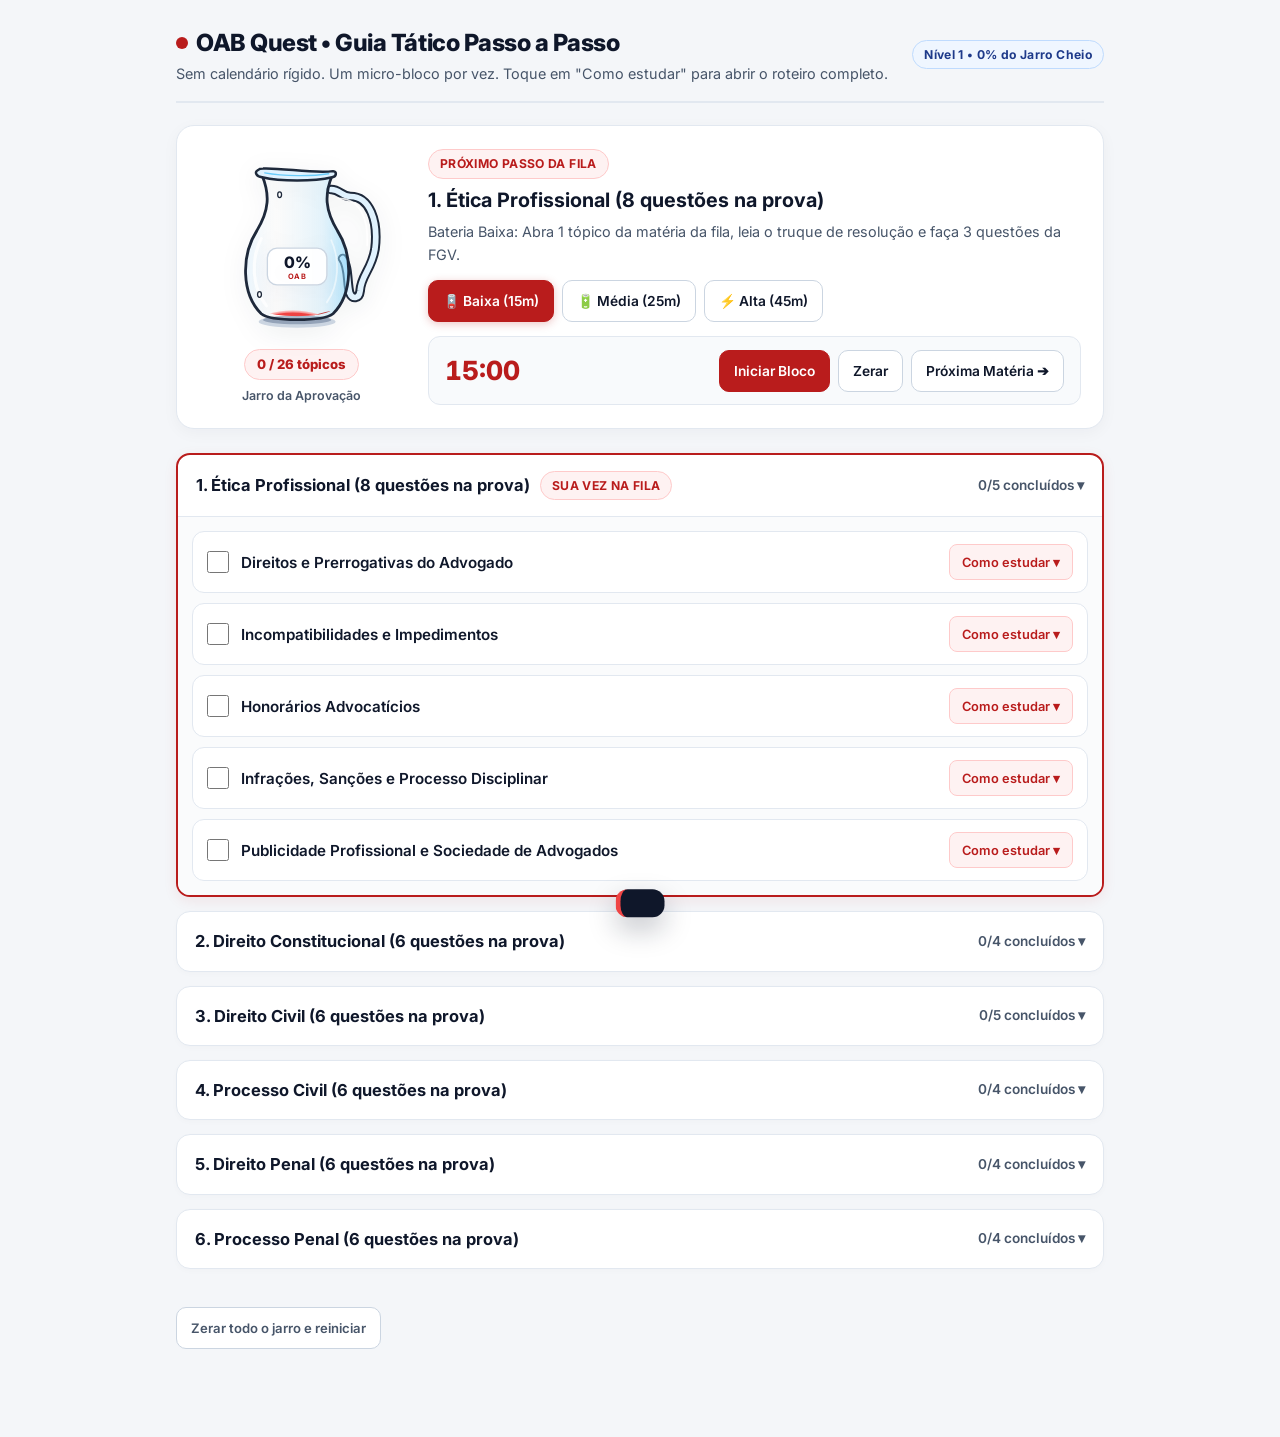
<file: public/assets/aistudio/gemini-code-1794944208687_04adae5b.html>
<!DOCTYPE html>
<html lang="pt-BR">
<head>
  <meta charset="UTF-8" />
  <meta name="viewport" content="width=device-width, initial-scale=1.0" />
  <title>OAB Quest — Guia Tático Passo a Passo</title>
  <link rel="preconnect" href="https://fonts.googleapis.com">
  <link rel="preconnect" href="https://fonts.gstatic.com" crossorigin>
  <link href="https://fonts.googleapis.com/css2?family=Inter:wght@400;500;600;700;800&display=swap" rel="stylesheet">
  <style>
    /* Paleta em Modo Claro limpo com identidade visual da OAB */
    :root {
      --bg: #f4f6f9;
      --card: #ffffff;
      --card-hover: #f8fafc;
      --sub-card: #f8fafc;
      --border: #e2e8f0;
      --border-strong: #cbd5e1;
      --text: #0f172a;
      --muted: #475569;
      --oab-red: #b91c1c;
      --oab-red-light: #ef4444;
      --oab-red-bg: #fef2f2;
      --oab-red-border: #fecaca;
      --navy: #1e3a8a;
      --navy-bg: #eff6ff;
      --success: #059669;
      --success-bg: #ecfdf5;
      --warn: #d97706;
      --warn-bg: #fffbeb;
      --purple: #7c3aed;
      --purple-bg: #f5f3ff;
    }

    * {
      box-sizing: border-box;
      margin: 0;
      padding: 0;
      font-family: 'Inter', -apple-system, BlinkMacSystemFont, 'Segoe UI', Roboto, sans-serif;
    }

    body {
      background-color: var(--bg);
      color: var(--text);
      line-height: 1.6;
      padding: 24px 16px 88px;
      max-width: 960px;
      margin: 0 auto;
      -webkit-tap-highlight-color: transparent;
      overflow-x: hidden;
    }

    /* Cabeçalho */
    header {
      display: flex;
      justify-content: space-between;
      align-items: center;
      flex-wrap: wrap;
      gap: 12px;
      margin-bottom: 22px;
      padding-bottom: 16px;
      border-bottom: 2px solid var(--border);
    }

    h1 {
      font-size: 1.48rem;
      font-weight: 800;
      letter-spacing: -0.02em;
      color: var(--text);
      display: flex;
      align-items: center;
      gap: 8px;
    }

    .oab-dot {
      display: inline-block;
      width: 12px;
      height: 12px;
      border-radius: 50%;
      background: var(--oab-red);
    }

    .subtitle {
      color: var(--muted);
      font-size: 0.9rem;
    }

    /* Painel Superior: Jarro Ilustrado + Fila Contínua */
    .top-dashboard {
      display: grid;
      grid-template-columns: 205px 1fr;
      gap: 24px;
      background: var(--card);
      border: 1px solid var(--border);
      border-radius: 18px;
      padding: 22px;
      margin-bottom: 24px;
      align-items: center;
      box-shadow: 0 4px 16px rgba(15, 23, 42, 0.04);
    }

    @media (max-width: 680px) {
      .top-dashboard {
        grid-template-columns: 1fr;
        justify-items: center;
        text-align: center;
        padding: 20px 14px;
      }
      .battery-buttons, .timer-actions {
        justify-content: center;
      }
    }

    /* Jarro da Aprovação SVG Dinâmico */
    .jar-wrapper {
      display: flex;
      flex-direction: column;
      align-items: center;
      gap: 6px;
      position: relative;
    }

    .jar-svg-box {
      width: 175px;
      height: 195px;
      position: relative;
      display: flex;
      align-items: center;
      justify-content: center;
    }

    .jar-svg-box svg {
      width: 100%;
      height: 100%;
      overflow: visible;
      filter: drop-shadow(0 6px 12px rgba(15, 23, 42, 0.08));
    }

    /* Animação contínua das ondas do líquido vermelho */
    .wave-back {
      animation: waveSlideBack 4.5s linear infinite;
    }

    .wave-front {
      animation: waveSlideFront 3s linear infinite;
    }

    @keyframes waveSlideFront {
      0% { transform: translateX(0); }
      100% { transform: translateX(-120px); }
    }

    @keyframes waveSlideBack {
      0% { transform: translateX(-120px); }
      100% { transform: translateX(0); }
    }

    /* Bolhas subindo no líquido */
    .bubble {
      animation: riseBubble 3.2s ease-in infinite;
      opacity: 0;
    }
    .bubble:nth-child(2) { animation-delay: 1.1s; animation-duration: 2.8s; }
    .bubble:nth-child(3) { animation-delay: 2.1s; animation-duration: 3.6s; }

    @keyframes riseBubble {
      0% { transform: translateY(0) scale(0.7); opacity: 0; }
      25% { opacity: 0.65; }
      85% { opacity: 0.4; }
      100% { transform: translateY(-75px) scale(1.15); opacity: 0; }
    }

    .jar-stats-pill {
      background: var(--oab-red-bg);
      border: 1px solid var(--oab-red-border);
      color: var(--oab-red);
      padding: 4px 12px;
      border-radius: 999px;
      font-size: 0.82rem;
      font-weight: 800;
      display: flex;
      align-items: center;
      gap: 6px;
    }

    /* Controles de Missão Guiada */
    .mission-panel {
      display: flex;
      flex-direction: column;
      gap: 14px;
      width: 100%;
    }

    .badge {
      display: inline-block;
      background: var(--oab-red-bg);
      color: var(--oab-red);
      border: 1px solid var(--oab-red-border);
      padding: 4px 11px;
      border-radius: 999px;
      font-size: 0.76rem;
      font-weight: 700;
      letter-spacing: 0.03em;
    }

    .badge-navy {
      background: var(--navy-bg);
      color: var(--navy);
      border-color: #bfdbfe;
    }

    .battery-buttons {
      display: flex;
      gap: 8px;
      flex-wrap: wrap;
    }

    button {
      background: var(--card);
      color: var(--text);
      border: 1px solid var(--border-strong);
      padding: 10px 14px;
      border-radius: 10px;
      cursor: pointer;
      font-size: 0.86rem;
      font-weight: 600;
      transition: all 0.2s ease;
      min-height: 42px;
    }

    button:hover {
      border-color: var(--oab-red);
      background: var(--oab-red-bg);
      color: var(--oab-red);
    }

    button.active {
      background: var(--oab-red);
      color: #ffffff;
      border-color: var(--oab-red);
      box-shadow: 0 2px 8px rgba(185, 28, 28, 0.25);
    }

    button.primary {
      background: var(--oab-red);
      color: #ffffff;
      border-color: var(--oab-red);
    }

    button.primary:hover {
      background: #991b1b;
      border-color: #991b1b;
      color: #ffffff;
    }

    .timer-row {
      display: flex;
      align-items: center;
      justify-content: space-between;
      flex-wrap: wrap;
      gap: 12px;
      background: var(--sub-card);
      padding: 12px 16px;
      border-radius: 12px;
      border: 1px solid var(--border);
    }

    .timer-display {
      font-size: 1.65rem;
      font-weight: 800;
      font-variant-numeric: tabular-nums;
      color: var(--oab-red);
    }

    .timer-actions {
      display: flex;
      gap: 8px;
      flex-wrap: wrap;
    }

    /* Acordeão de Matérias e Roteiros Táticos */
    .subject-card {
      background: var(--card);
      border: 1px solid var(--border);
      border-radius: 14px;
      margin-bottom: 14px;
      overflow: hidden;
      transition: border-color 0.25s ease, box-shadow 0.25s ease;
      box-shadow: 0 2px 6px rgba(15, 23, 42, 0.02);
    }

    .subject-card.current-queue {
      border: 2px solid var(--oab-red);
      box-shadow: 0 4px 14px rgba(185, 28, 28, 0.08);
    }

    .subject-header {
      padding: 16px 18px;
      display: flex;
      justify-content: space-between;
      align-items: center;
      gap: 12px;
      cursor: pointer;
      user-select: none;
    }

    .subject-header:hover {
      background: var(--card-hover);
    }

    .subject-title {
      font-weight: 700;
      font-size: 1.03rem;
      color: var(--text);
      display: flex;
      align-items: center;
      gap: 10px;
      flex-wrap: wrap;
    }

    .subject-meta {
      font-size: 0.85rem;
      font-weight: 600;
      color: var(--muted);
      white-space: nowrap;
    }

    .topic-list {
      border-top: 1px solid var(--border);
      padding: 14px;
      background: #fafbfc;
      display: none;
    }

    .topic-list.open {
      display: block;
    }

    .topic-card {
      background: var(--card);
      border: 1px solid var(--border);
      border-radius: 12px;
      margin-bottom: 10px;
      overflow: hidden;
    }

    .topic-card:last-child {
      margin-bottom: 0;
    }

    .topic-header {
      display: flex;
      align-items: center;
      justify-content: space-between;
      padding: 12px 14px;
      gap: 12px;
    }

    .topic-left {
      display: flex;
      align-items: center;
      gap: 12px;
      flex: 1;
    }

    input[type="checkbox"] {
      width: 22px;
      height: 22px;
      accent-color: var(--oab-red);
      cursor: pointer;
      flex-shrink: 0;
    }

    .topic-title-btn {
      background: none;
      border: none;
      color: var(--text);
      text-align: left;
      font-size: 0.95rem;
      font-weight: 600;
      padding: 0;
      min-height: auto;
      cursor: pointer;
    }

    .topic-title-btn:hover {
      color: var(--oab-red);
      background: none;
    }

    .topic-title-btn.done {
      text-decoration: line-through;
      color: #94a3b8;
    }

    .guide-toggle {
      font-size: 0.8rem;
      padding: 6px 12px;
      min-height: 36px;
      background: var(--oab-red-bg);
      color: var(--oab-red);
      border: 1px solid var(--oab-red-border);
      border-radius: 8px;
      white-space: nowrap;
    }

    .guide-toggle:hover {
      background: var(--oab-red);
      color: #ffffff;
    }

    /* Gaveta Tática de 4 Blocos Guiados */
    .step-guide {
      display: none;
      padding: 16px;
      background: #ffffff;
      border-top: 1px dashed var(--border-strong);
      font-size: 0.92rem;
      color: #1e293b;
    }

    .step-guide.open {
      display: block;
    }

    .step-row {
      margin-bottom: 12px;
      padding: 10px 14px;
      border-left: 4px solid var(--navy);
      background: var(--navy-bg);
      border-radius: 0 8px 8px 0;
    }

    .step-row.trap {
      border-left-color: var(--warn);
      background: var(--warn-bg);
    }

    .step-row.hack {
      border-left-color: var(--purple);
      background: var(--purple-bg);
    }

    .step-row.action {
      border-left-color: var(--success);
      background: var(--success-bg);
      margin-bottom: 0;
    }

    .step-label {
      font-weight: 800;
      font-size: 0.78rem;
      text-transform: uppercase;
      letter-spacing: 0.04em;
      display: block;
      margin-bottom: 4px;
    }

    /* Notificação suave */
    .toast-banner {
      position: fixed;
      bottom: 22px;
      left: 50%;
      transform: translateX(-50%) translateY(140%);
      background: #0f172a;
      color: #ffffff;
      border-left: 5px solid var(--oab-red-light);
      padding: 14px 22px;
      border-radius: 12px;
      box-shadow: 0 12px 28px rgba(15, 23, 42, 0.25);
      z-index: 100;
      font-size: 0.9rem;
      font-weight: 600;
      transition: transform 0.35s ease;
      max-width: 92vw;
      text-align: center;
    }

    .toast-banner.show {
      transform: translateX(-50%) translateY(0);
    }

    /* Modal de Confirmação */
    .modal-backdrop {
      position: fixed;
      inset: 0;
      background: rgba(15, 23, 42, 0.55);
      backdrop-filter: blur(2px);
      display: none;
      align-items: center;
      justify-content: center;
      padding: 16px;
      z-index: 200;
    }

    .modal-backdrop.open {
      display: flex;
    }

    .modal-box {
      background: var(--card);
      border: 1px solid var(--border);
      border-radius: 16px;
      padding: 24px;
      max-width: 400px;
      width: 100%;
      text-align: center;
      box-shadow: 0 20px 40px rgba(15, 23, 42, 0.18);
    }

    .modal-actions {
      display: flex;
      gap: 10px;
      justify-content: center;
      margin-top: 18px;
    }

    .reset-btn {
      margin-top: 24px;
      font-size: 0.82rem;
      color: var(--muted);
      background: var(--card);
    }
  </style>
</head>
<body>

  <header>
    <div>
      <h1><span class="oab-dot"></span> OAB Quest • Guia Tático Passo a Passo</h1>
      <div class="subtitle">Sem calendário rígido. Um micro-bloco por vez. Toque em "Como estudar" para abrir o roteiro completo.</div>
    </div>
    <div class="badge badge-navy" id="levelBadge">Nível 1 • 0% do Jarro Cheio</div>
  </header>

  <section class="top-dashboard">
    <!-- Jarro da Aprovação Ilustrado em SVG (Estilo Jarra de Vidro com Líquido Vermelho OAB) -->
    <div class="jar-wrapper">
      <div class="jar-svg-box">
        <svg viewBox="0 0 200 220" xmlns="http://www.w3.org/2000/svg" aria-label="Jarro da Aprovação OAB">
          <defs>
            <!-- Máscara interna exata do bojo da jarra -->
            <clipPath id="jarInteriorClip">
              <path d="M 60 36
                       C 66 56, 65 72, 52 94
                       C 36 120, 35 162, 56 184
                       C 66 193, 124 193, 134 184
                       C 155 162, 154 120, 138 94
                       C 125 72, 124 56, 130 36 Z" />
            </clipPath>

            <!-- Gradiente do líquido vermelho OAB -->
            <linearGradient id="oabRedLiquid" x1="0%" y1="0%" x2="0%" y2="100%">
              <stop offset="0%" stop-color="#ef4444" />
              <stop offset="45%" stop-color="#dc2626" />
              <stop offset="100%" stop-color="#991b1b" />
            </linearGradient>

            <!-- Gradiente da onda traseira (mais escura para profundidade) -->
            <linearGradient id="oabRedBack" x1="0%" y1="0%" x2="0%" y2="100%">
              <stop offset="0%" stop-color="#b91c1c" />
              <stop offset="100%" stop-color="#7f1d1d" />
            </linearGradient>

            <!-- Reflexo sutil do vidro azulado claro -->
            <linearGradient id="glassTint" x1="0%" y1="0%" x2="100%" y2="0%">
              <stop offset="0%" stop-color="#e0f2fe" stop-opacity="0.65" />
              <stop offset="30%" stop-color="#ffffff" stop-opacity="0.25" />
              <stop offset="75%" stop-color="#bae6fd" stop-opacity="0.35" />
              <stop offset="100%" stop-color="#7dd3fc" stop-opacity="0.6" />
            </linearGradient>
          </defs>

          <!-- Sombra da base da jarra -->
          <ellipse cx="95" cy="197" rx="44" ry="7" fill="#cbd5e1" />
          <ellipse cx="95" cy="195" rx="39" ry="5" fill="#94a3b8" />

          <!-- Alça lateral direita (estilo jarra ilustrada) -->
          <path d="M 134 46
                   C 144 46, 146 54, 156 54
                   C 178 54, 188 82, 184 114
                   C 180 138, 168 144, 167 162
                   C 166 171, 158 172, 155 164
                   C 152 152, 154 134, 147 125"
                fill="none" stroke="#1e293b" stroke-width="11" stroke-linecap="round" stroke-linejoin="round" />
          <path d="M 134 46
                   C 144 46, 146 54, 156 54
                   C 178 54, 188 82, 184 114
                   C 180 138, 168 144, 167 162
                   C 166 171, 158 172, 155 164
                   C 152 152, 154 134, 147 125"
                fill="none" stroke="#e0f2fe" stroke-width="6.5" stroke-linecap="round" stroke-linejoin="round" />
          <path d="M 142 56 C 166 56, 177 78, 175 110"
                fill="none" stroke="#ffffff" stroke-width="2" stroke-linecap="round" opacity="0.85" />

          <!-- Fundo translúcido do corpo da jarra -->
          <path d="M 55 30
                   C 64 52, 63 70, 49 93
                   C 31 121, 31 165, 54 188
                   C 65 197, 125 197, 136 188
                   C 159 165, 159 121, 141 93
                   C 127 70, 126 52, 135 30 Z"
                fill="url(#glassTint)" />

          <!-- Conteúdo Líquido Vermelho OAB com Ondas Animadas -->
          <g clip-path="url(#jarInteriorClip)">
            <!-- Grupo que sobe suavemente conforme a porcentagem concluída -->
            <g id="liquidLevelGroup" style="transform: translateY(160px); transition: transform 0.85s cubic-bezier(0.34, 1.45, 0.64, 1);">
              <!-- Onda Traseira -->
              <path class="wave-back"
                    d="M 0 6 Q 30 -3, 60 6 T 120 6 T 180 6 T 240 6 T 300 6 L 300 185 L 0 185 Z"
                    fill="url(#oabRedBack)" opacity="0.85" />
              <!-- Onda Frontal -->
              <path class="wave-front"
                    d="M 0 8 Q 30 17, 60 8 T 120 8 T 180 8 T 240 8 T 300 8 L 300 185 L 0 185 Z"
                    fill="url(#oabRedLiquid)" />
              <!-- Brilho na crista da superfície do líquido -->
              <path class="wave-front"
                    d="M 0 8 Q 30 17, 60 8 T 120 8 T 180 8 T 240 8 T 300 8"
                    fill="none" stroke="#fca5a5" stroke-width="2.2" opacity="0.8" />

              <!-- Bolhas internas -->
              <circle class="bubble" cx="72" cy="85" r="3" fill="#fecaca" />
              <circle class="bubble" cx="102" cy="95" r="2.2" fill="#fecaca" />
              <circle class="bubble" cx="118" cy="80" r="2.8" fill="#fecaca" />
            </g>
          </g>

          <!-- Contorno externo da jarra (traço firme estilo ilustração) -->
          <path d="M 55 30
                   C 64 52, 63 70, 49 93
                   C 31 121, 31 165, 54 188
                   C 65 197, 125 197, 136 188
                   C 159 165, 159 121, 141 93
                   C 127 70, 126 52, 135 30"
                fill="none" stroke="#1e293b" stroke-width="3.2" stroke-linecap="round" stroke-linejoin="round" />

          <!-- Bico vertedor superior e boca da jarra -->
          <path d="M 50 24
                   C 46 26, 48 31, 55 32
                   C 76 37, 114 37, 135 32
                   C 140 31, 141 26, 136 25
                   C 114 28, 78 21, 56 22
                   C 53 22, 51 23, 50 24 Z"
                fill="#e0f2fe" stroke="#1e293b" stroke-width="2.8" stroke-linejoin="round" />
          <path d="M 58 27 C 80 31, 112 31, 131 28"
                fill="none" stroke="#38bdf8" stroke-width="1.6" stroke-linecap="round" opacity="0.7" />

          <!-- Reflexos brancos verticais no vidro (dão volume 3D) -->
          <path d="M 54 102 C 42 126, 43 158, 60 179"
                fill="none" stroke="#ffffff" stroke-width="3.5" stroke-linecap="round" opacity="0.75" />
          <path d="M 134 104 C 144 126, 143 155, 129 175"
                fill="none" stroke="#ffffff" stroke-width="2" stroke-linecap="round" opacity="0.55" />
          <!-- Gotículas decorativas no vidro (igual à imagem) -->
          <ellipse cx="75" cy="52" rx="2.2" ry="3.2" fill="#ffffff" stroke="#1e293b" stroke-width="1.5" />
          <ellipse cx="52" cy="166" rx="2.2" ry="3.2" fill="#ffffff" stroke="#1e293b" stroke-width="1.5" />

          <!-- Placa central legível com a porcentagem -->
          <g transform="translate(95, 134)">
            <rect x="-34" y="-21" width="68" height="42" rx="11" fill="#ffffff" fill-opacity="0.92" stroke="#cbd5e1" stroke-width="1.5" />
            <text id="jarPercentSvg" x="0" y="2" text-anchor="middle" font-size="18" font-weight="800" fill="#0f172a">0%</text>
            <text x="0" y="14" text-anchor="middle" font-size="8.5" font-weight="700" fill="#b91c1c" letter-spacing="0.04em">OAB</text>
          </g>
        </svg>
      </div>

      <div class="jar-stats-pill">
        <span id="jarCount">0 / 26 tópicos</span>
      </div>
      <div class="subtitle" style="font-size: 0.78rem; text-align: center; font-weight: 600;">Jarro da Aprovação</div>
    </div>

    <!-- Painel de Ação Guiada (Fila Contínua) -->
    <div class="mission-panel">
      <div>
        <span class="badge">PRÓXIMO PASSO DA FILA</span>
        <h2 id="nextQueueTitle" style="margin-top: 6px; font-size: 1.24rem; color: var(--text);">1. Ética Profissional (8 questões na prova)</h2>
        <p id="missionDesc" class="subtitle" style="margin-top: 4px;">Bateria Baixa: Abra 1 tópico da matéria da fila, leia o truque de resolução e faça 3 questões da FGV.</p>
      </div>

      <div class="battery-buttons">
        <button class="active" onclick="setEnergy('low', this)">🪫 Baixa (15m)</button>
        <button onclick="setEnergy('med', this)">🔋 Média (25m)</button>
        <button onclick="setEnergy('high', this)">⚡ Alta (45m)</button>
      </div>

      <div class="timer-row">
        <div class="timer-display" id="timerDisplay">15:00</div>
        <div class="timer-actions">
          <button class="primary" onclick="toggleTimer()" id="timerBtn">Iniciar Bloco</button>
          <button onclick="resetTimer()">Zerar</button>
          <button onclick="advanceQueue()">Próxima Matéria ➔</button>
        </div>
      </div>
    </div>
  </section>

  <!-- Lista das 6 Matérias do Núcleo Duro -->
  <main id="subjectsContainer"></main>

  <button class="reset-btn" onclick="openResetModal()">Zerar todo o jarro e reiniciar</button>

  <!-- Banner de Notificação -->
  <div class="toast-banner" id="toastBanner"></div>

  <!-- Modal de Confirmação -->
  <div class="modal-backdrop" id="resetModal">
    <div class="modal-box">
      <h3 style="margin-bottom: 8px; font-size: 1.12rem; color: var(--text);">Esvaziar o Jarro da Aprovação?</h3>
      <p class="subtitle">Isso vai desmarcar todos os 26 tópicos concluídos e voltar a fila para o início.</p>
      <div class="modal-actions">
        <button onclick="closeResetModal()">Cancelar</button>
        <button class="primary" onclick="confirmResetAll()">Sim, reiniciar</button>
      </div>
    </div>
  </div>

  <script>
    // Estrutura tática dos 26 tópicos campeões de incidência da FGV
    const syllabus = [
      {
        id: 'etica',
        name: '1. Ética Profissional (8 questões na prova)',
        topics: [
          {
            id: 'et1',
            title: 'Direitos e Prerrogativas do Advogado',
            read: 'Estatuto da OAB (Lei 8.906/94), Arts. 6º, 7º, 7º-A e 7º-B.',
            trap: 'A FGV afirma que o juiz pode decretar quebra da inviolabilidade do escritório de forma genérica ou que o advogado preso em flagrante por crime inafiançável vai direto para cela comum.',
            hack: 'Regra do "Escudo Absoluto": Em 95% das questões de Ética, a alternativa correta é a que PROTEGE mais o advogado. Nunca existe hierarquia entre juiz, promotor e advogado. Busca no escritório exige: indícios de autoria do PRÓPRIO advogado + mandado específico + representante da OAB presente.',
            action: 'Leia os Arts. 7º ao 7º-B grifando as exceções e resolva 5 questões recentes da FGV.'
          },
          {
            id: 'et2',
            title: 'Incompatibilidades e Impedimentos',
            read: 'Estatuto da OAB (Lei 8.906/94), Arts. 27, 28, 29 e 30.',
            trap: 'Misturar cargos que geram proibição total (incompatibilidade) com cargos que apenas proíbem advogar contra a Fazenda Pública que paga o salário (impedimento).',
            hack: 'Teste da "Caneta de Poder": Se o cargo tem poder de mando, polícia, julgamento ou chefia (Delegado, Juiz, Prefeito, Militar da ativa, Gerente de Banco) = INCOMPATÍVEL (zero advocacia). Se é servidor comum (professor de universidade pública, técnico) = IMPEDIDO (pode advogar, só não contra quem paga seu salário).',
            action: 'Aplique esse teste em 5 questões da FGV sobre incompatibilidades e impedimentos.'
          },
          {
            id: 'et3',
            title: 'Honorários Advocatícios',
            read: 'Estatuto da OAB, Arts. 22 a 26 + Código de Ética (CED), Arts. 48 a 54.',
            trap: 'Dizer que o advogado perde os honorários sucumbenciais se o cliente fizer acordo direto com a parte contrária, ou errar o prazo de prescrição para cobrar.',
            hack: 'Macete do "3 e 5": Pagamento sem contrato escrito segue a regra dos terços (1/3 no início, 1/3 na sentença de 1º grau, 1/3 no final). Todo prazo de prescrição envolvendo honorários (cobrança ou prestação de contas) é de 5 ANOS.',
            action: 'Leia os Arts. 22 a 25-A do Estatuto e resolva 4 questões da FGV.'
          },
          {
            id: 'et4',
            title: 'Infrações, Sanções e Processo Disciplinar',
            read: 'Estatuto da OAB, Arts. 34 a 43.',
            trap: 'Trocar Censura por Suspensão ou Exclusão na hora de aplicar a sanção para uma infração descrita no enunciado.',
            hack: 'Filtro do Dinheiro e Reincidência: Envolveu DINHEIRO do cliente ou reter processo para prejudicar alguém = SUSPENSÃO (30 dias a 12 meses, prorrogável até pagar/devolver). Tem "3 suspensões aplicadas", "crime infamante" ou "falsa prova para inscrição" = EXCLUSÃO. Todo o resto leve = CENSURA.',
            action: 'Leia os Arts. 34, 36, 37 e 38 e resolva 5 questões focadas na punição.'
          },
          {
            id: 'et5',
            title: 'Publicidade Profissional e Sociedade de Advogados',
            read: 'Estatuto da OAB, Arts. 15 a 17 + Código de Ética, Arts. 39 a 47-A.',
            trap: 'Achar que o advogado não pode usar redes sociais ou impulsionar postagens, ou que pode integrar duas sociedades no mesmo estado.',
            hack: 'Regra da Sobriedade: Redes sociais e impulsionamento são PERMITIDOS, desde que informativos e sem divulgar valores, consulta grátis ou promessa de causa ganha. Advogado NÃO pode integrar duas sociedades na mesma seccional (mas pode abrir sociedade unipessoal com 1 sócio).',
            action: 'Leia os Arts. 15 a 17 do Estatuto e faça 4 questões recentes da FGV.'
          }
        ]
      },
      {
        id: 'const',
        name: '2. Direito Constitucional (6 questões na prova)',
        topics: [
          {
            id: 'co1',
            title: 'Direitos Fundamentais e Remédios Constitucionais',
            read: 'Constituição Federal, Art. 5º (incisos principais) + Art. 12 (Nacionalidade).',
            trap: 'Colocar Mandado de Segurança onde cabe Habeas Data, ou exigir advogado para Habeas Corpus e Ação Popular.',
            hack: 'Chave dos Remédios: Liberdade de ir e vir = HC (grátis, sem advogado). Dado PESSOAL seu em banco público = Habeas Data (exige negativa prévia na via administrativa!). Anular ato lesivo ao patrimônio público = Ação Popular (só CIDADÃO com título de eleitor). Direito líquido e certo com prova pronta = MS (120 dias).',
            action: 'Leia o Art. 5º (incisos LXVIII a LXXIII) e o Art. 12. Resolva 5 questões da FGV.'
          },
          {
            id: 'co2',
            title: 'Controle de Constitucionalidade (ADI, ADC, ADPF)',
            read: 'Constituição Federal, Arts. 102, I, "a" e 103 + Lei 9.868/99 (Arts. 1º a 12).',
            trap: 'Dizer que Lei Municipal pode ser objeto de ADI no STF, ou que Governador de Estado não precisa provar pertinência temática.',
            hack: 'Regra do "Lei Municipal = Só ADPF": ADI no STF nunca julga lei municipal nem lei anterior à Constituição de 1988 — nesses dois casos, a única saída é ADPF! Legitimados especiais (Governador, Mesa Estadual, Confederação/Entidade de Classe) têm que provar interesse direto (pertinência temática).',
            action: 'Leia o Art. 103 da CF e resolva 5 questões sobre legitimidade e objeto.'
          },
          {
            id: 'co3',
            title: 'Repartição de Competências (União, Estados, Municípios)',
            read: 'Constituição Federal, Arts. 21, 22, 23, 24 e 30.',
            trap: 'Inventar que Estado ou Município legislaram sobre Direito Civil, Penal, Trabalho, Trânsito ou Energia (privativos da União).',
            hack: 'Mnemônico "CAPACETE DE PM": Civil, Agrário, Penal, Aeronáutico, Comercial, Eleitoral, Trabalho, Espacial, Desapropriação, Energia, Processual, Marítimo = TUDO da União (Art. 22). Lei estadual sobre isso sem Lei Complementar delegando é INCONSTITUCIONAL.',
            action: 'Leia os Arts. 22, 24 e 30 da CF e resolva 4 questões da FGV.'
          },
          {
            id: 'co4',
            title: 'Processo Legislativo (Emendas e Medidas Provisórias)',
            read: 'Constituição Federal, Arts. 59 a 69.',
            trap: 'Dizer que o Presidente pode editar Medida Provisória sobre direito penal/processual ou que PEC precisa de sanção presidencial.',
            hack: 'Dois bloqueios imediatos: 1) PEC NÃO vai para sanção nem veto do Presidente (é promulgada pelas Mesas da Câmara e Senado). 2) Medida Provisória NUNCA pode tratar de Penal, Processo Penal, Processo Civil nem matéria de Lei Complementar (prazo: 60 + 60 dias).',
            action: 'Leia os Arts. 60 e 62 da CF e resolva 4 questões.'
          }
        ]
      },
      {
        id: 'civil',
        name: '3. Direito Civil (6 questões na prova)',
        topics: [
          {
            id: 'ci1',
            title: 'Parte Geral: Incapacidade, Prescrição e Defeitos do Negócio',
            read: 'Código Civil, Arts. 3º, 4º, 138 a 165 e 189 a 206.',
            trap: 'Confundir ato NULO com ANULÁVEL, ou achar que menor de 16 anos é relativamente incapaz.',
            hack: 'Régua da Idade e Validade: Abaixo de 16 anos = ÚNICO absolutamente incapaz (ato NULO, não prescreve). De 16 a 18 anos = relativamente incapaz (ato ANULÁVEL, prazo decadencial de 4 anos). Todos os defeitos do negócio (erro, dolo, coação, lesão, estado de perigo, fraude) geram ANULABILIDADE (4 anos).',
            action: 'Leia os Arts. 3º, 4º, 166 e 171 do CC e resolva 5 questões da FGV.'
          },
          {
            id: 'ci2',
            title: 'Responsabilidade Civil (Objetiva vs. Subjetiva)',
            read: 'Código Civil, Arts. 186, 187 e 927 a 943.',
            trap: 'Exigir prova de culpa de empresa por ato do funcionário, ou dizer que pais podem cobrar de volta do filho menor o que pagaram à vítima.',
            hack: 'Regra da Cadeia de Pagamento: Pais, tutores, curadores e empregadores respondem OBJETIVAMENTE (sem culpa). Pagou pela vítima? O empregador pode cobrar do empregado (ação regressiva), mas os PAIS NUNCA podem cobrar de volta do filho menor (Art. 934).',
            action: 'Leia os Arts. 927 a 934 do CC e resolva 4 questões da FGV.'
          },
          {
            id: 'ci3',
            title: 'Contratos em Espécie (Compra e Venda, Doação, Locação)',
            read: 'Código Civil, Arts. 481 a 504 e Arts. 538 a 554.',
            trap: 'Dizer que venda de pai para filho sem autorização dos irmãos é NULA, ou que doação de pai para filho precisa de autorização dos outros filhos.',
            hack: 'Contraste Venda vs. Doação em Família: VENDER para um filho sem consentimento dos outros = ANULÁVEL (Art. 496). DOAR para um filho sem consentimento dos outros = VÁLIDA (vale como adiantamento de herança - Art. 544).',
            action: 'Leia os Arts. 496 e 544 do CC e resolva 4 questões da FGV.'
          },
          {
            id: 'ci4',
            title: 'Direito das Coisas (Posse e Usucapião)',
            read: 'Código Civil, Arts. 1.196 a 1.224 e Arts. 1.238 a 1.242.',
            trap: 'Errar o tempo necessário para usucapião ou permitir usucapião de bem público.',
            hack: 'Escada dos Prazos (15 - 10 - 5 - 2): Extraordinária = 15 anos (10 com moradia/obras). Ordinária (justo título + boa-fé) = 10 anos (5 com moradia). Especial Urbana (até 250m²) ou Rural (até 50ha) = 5 anos. Abandono do lar (até 250m²) = 2 anos. Bem PÚBLICO nunca sofre usucapião.',
            action: 'Leia os Arts. 1.238 a 1.242 do CC e faça 4 questões sobre prazos.'
          },
          {
            id: 'ci5',
            title: 'Família e Sucessões (Regime de Bens e Herança)',
            read: 'Código Civil, Arts. 1.639 a 1.688 e Arts. 1.829 a 1.847.',
            trap: 'Dar ao cônjuge sobrevivente (na comunhão parcial) metade dos bens comprados no casamento + herança sobre esses mesmos bens.',
            hack: 'Regra do "Onde tem Meação, não tem Herança": Na Comunhão Parcial, o cônjuge já tem metade do que compraram juntos (meação). Na herança, ele só concorre nos BENS PARTICULARES do falecido. Se não houver bens particulares, os filhos ficam com 100% da herança.',
            action: 'Leia o Art. 1.829 do CC com atenção e resolva 5 questões da FGV.'
          }
        ]
      },
      {
        id: 'proc_civil',
        name: '4. Processo Civil (6 questões na prova)',
        topics: [
          {
            id: 'pc1',
            title: 'Tutelas Provisórias (Urgência e Evidência)',
            read: 'CPC, Arts. 294 a 311.',
            trap: 'Dizer que Tutela de Evidência exige urgência, ou que a estabilização da tutela antecipada faz coisa julgada.',
            hack: 'Diferença no Nome: Tutela de URGÊNCIA = exige probabilidade do direito + perigo de dano. Tutela de EVIDÊNCIA = NÃO precisa de urgência (basta prova documental/tese repetitiva). Tutela antecipada estabilizada pode ser revista em até 2 ANOS.',
            action: 'Leia os Arts. 300 a 311 do CPC e resolva 5 questões da FGV.'
          },
          {
            id: 'pc2',
            title: 'Procedimento Comum: Petição Inicial, Audiência e Contestação',
            read: 'CPC, Arts. 319 a 342.',
            trap: 'Achar que basta apenas uma das partes não querer audiência de conciliação para ela ser cancelada.',
            hack: 'Regra do "Veto Duplo": Para cancelar a audiência de conciliação/mediação, AMBOS têm que dizer que não querem (autor na inicial e réu até 10 dias antes da audiência). Se só um não quiser, a audiência acontece.',
            action: 'Leia os Arts. 334 e 335 do CPC e resolva 4 questões.'
          },
          {
            id: 'pc3',
            title: 'Recursos (Apelação, Agravo de Instrumento e Embargos)',
            read: 'CPC, Arts. 994 a 1.026.',
            trap: 'Mandar interpor Apelação contra decisão interlocutória ou errar o prazo de Embargos de Declaração.',
            hack: 'Bússola Recursal do CPC: Encerrou o processo (Sentença) = Apelação (15 dias úteis). Decisão no meio do processo (tutela, mérito, gratuidade) = Agravo de Instrumento (15 dias úteis). Decisão omissa/contraditória = Embargos de Declaração (ÚNICO com prazo de 5 dias úteis).',
            action: 'Leia o Art. 1.015 do CPC e resolva 5 questões.'
          },
          {
            id: 'pc4',
            title: 'Cumprimento de Sentença e Execução',
            read: 'CPC, Arts. 513 a 538.',
            trap: 'Dizer que o devedor precisa depositar o valor (garantir o juízo) para apresentar Impugnação ao Cumprimento de Sentença.',
            hack: 'Regra da Defesa Livre: No CPC atual, o executado NÃO precisa garantir o juízo para apresentar Impugnação ou Embargos à Execução. A garantia só é exigida se ele quiser pedir EFEITO SUSPENSIVO.',
            action: 'Leia os Arts. 523 a 525 do CPC e faça 4 questões.'
          }
        ]
      },
      {
        id: 'penal',
        name: '5. Direito Penal (6 questões na prova)',
        topics: [
          {
            id: 'pe1',
            title: 'Teoria do Crime (Erro de Tipo, Erro de Proibição e Excludentes)',
            read: 'Código Penal, Arts. 13 a 25.',
            trap: 'Trocar as consequências do Erro de Tipo com as do Erro de Proibição.',
            hack: 'Macete da "Realidade vs. Lei": Errou sobre a REALIDADE fática (pegou objeto alheio achando ser seu) = Erro de Tipo (exclui sempre o DOLO). Sabia o que fazia, mas achou que a LEI permitia = Erro de Proibição (exclui a CULPABILIDADE se inevitável).',
            action: 'Leia os Arts. 20 a 25 do CP e resolva 5 questões da FGV.'
          },
          {
            id: 'pe2',
            title: 'Aplicação da Pena, Concurso de Crimes e Prescrição',
            read: 'Código Penal, Arts. 59 a 76 e Arts. 107 a 119.',
            trap: 'Permitir que o juiz reduza a pena abaixo do mínimo legal na 2ª fase (por confissão ou menoridade).',
            hack: 'Trava das 3 Fases (Súmula 231 STJ): Na 1ª fase (judiciais) e na 2ª fase (agravantes/atenuantes), a pena NUNCA sai do mínimo e máximo legais. Só na 3ª fase (aumento/diminuição, como tentativa) a pena pode furar o piso ou teto.',
            action: 'Leia os Arts. 68 a 71 do CP e resolva 4 questões.'
          },
          {
            id: 'pe3',
            title: 'Crimes contra o Patrimônio (Furto, Roubo, Extorsão, Estelionato)',
            read: 'Código Penal, Arts. 155 a 171.',
            trap: 'Confundir Estelionato com Furto mediante fraude, ou Roubo com Extorsão.',
            hack: 'Teste da "Entrega Voluntária": Vítima entregou o bem enganada por mentira = ESTELIONATO. Criminoso usou fraude para distrair e ele mesmo pegou = FURTO MEDIANTE FRAUDE. Na violência: ladrão pegou sozinho = ROUBO; vítima teve que agir (digitar senha/Pix) = EXTORSÃO.',
            action: 'Leia os Arts. 155, 157, 158 e 171 do CP e resolva 5 questões.'
          },
          {
            id: 'pe4',
            title: 'Crimes contra a Administração Pública',
            read: 'Código Penal, Arts. 312 a 333.',
            trap: 'Confundir Concussão com Corrupção Passiva, ou achar que particular que cede à exigência comete crime.',
            hack: 'Verbo-Chave: Funcionário EXIGIU vantagem = CONCUSSÃO (Art. 316). Funcionário SOLICITOU ou RECEBEU = CORRUPÇÃO PASSIVA (Art. 317). Particular OFERECEU ou PROMETEU = CORRUPÇÃO ATIVA (Art. 333 — particular que só paga o que foi exigido não comete crime!).',
            action: 'Leia os Arts. 312, 316, 317 e 333 do CP e faça 4 questões.'
          }
        ]
      },
      {
        id: 'proc_penal',
        name: '6. Processo Penal (6 questões na prova)',
        topics: [
          {
            id: 'pp1',
            title: 'Inquérito Policial e Ação Penal',
            read: 'CPP, Arts. 4º a 23 e Arts. 24 a 62.',
            trap: 'Dizer que o Delegado pode arquivar o inquérito, ou que o MP pode desistir da ação penal pública.',
            hack: 'Regra da "Indisponibilidade": Nem o Delegado pode arquivar inquérito (Art. 17), nem o MP pode desistir da ação penal iniciada (Art. 42). Já na ação penal PRIVADA, o querelante pode perdoar ou desistir antes do trânsito em julgado.',
            action: 'Leia os Arts. 17, 38 e 42 do CPP e resolva 4 questões.'
          },
          {
            id: 'pp2',
            title: 'Prisões (Flagrante, Preventiva, Temporária) e Audiência de Custódia',
            read: 'CPP, Arts. 301 a 320 + Lei 7.960/89 (Prisão Temporária).',
            trap: 'Permitir que o juiz decrete prisão preventiva de ofício ou em crime culposo.',
            hack: 'Bloqueio do Juiz Passivo: No Processo Penal atual, o juiz NUNCA decreta prisão preventiva de ofício (precisa de pedido do MP, querelante, assistente ou delegado). Só cabe em crimes DOLOSOS com pena máxima superior a 4 anos (salvo reincidência ou violência doméstica).',
            action: 'Leia os Arts. 311 a 313 do CPP e resolva 5 questões.'
          },
          {
            id: 'pp3',
            title: 'Provas e Procedimento do Tribunal do Júri',
            read: 'CPP, Arts. 155 a 158-F e Arts. 406 a 421.',
            trap: 'Trocar o recurso cabível contra Pronúncia e Impronúncia no Tribunal do Júri.',
            hack: 'Macete do "Continua vs. Acaba": Na 1ª fase do Júri, se o juiz mandou a Júri (Pronúncia) ou mandou para outro juiz (Desclassificação), o processo CONTINUA = cabe RESE (5 dias). Se encerrou o processo ali (Impronúncia ou Absolvição Sumária), ACABOU = cabe APELAÇÃO (5 dias).',
            action: 'Leia os Arts. 413 a 416 do CPP e resolva 4 questões.'
          },
          {
            id: 'pp4',
            title: 'Recursos Criminais (RESE, Apelação e Embargos)',
            read: 'CPP, Arts. 581 a 600.',
            trap: 'Usar os prazos do Processo Civil (15 dias) no Processo Penal.',
            hack: 'Tabela de Prazos Criminais (5 - 2): No Processo Penal não existe prazo de 15 dias! Quase tudo se interpõe em 5 DIAS (Apelação: 5 + 8 razões; RESE: 5 + 2 razões). Exceção: Embargos de Declaração = 2 DIAS (e 5 dias no JECRIM).',
            action: 'Leia o Art. 581 do CPP e resolva 5 questões sobre prazos e recursos.'
          }
        ]
      }
    ];

    // Mantém a mesma chave de armazenamento para preservar seu progresso anterior
    let state = JSON.parse(localStorage.getItem('oabQuestGuidedV4')) || {
      completed: {},
      queueIndex: 0
    };

    let currentEnergy = 'low';
    let timerSeconds = 15 * 60;
    let timerInterval = null;

    const energyConfig = {
      low: { mins: 15, desc: 'Bateria Baixa: Abra 1 tópico da matéria da fila, leia o truque de resolução e faça 3 questões da FGV.' },
      med: { mins: 25, desc: 'Bateria Média: Leia os artigos, estude a pegadinha + truque e faça 5 questões.' },
      high: { mins: 45, desc: 'Bateria Alta: Complete o roteiro inteiro de 1 tópico (Lei Seca + Truque + 8 questões).' }
    };

    function showToast(msg) {
      const banner = document.getElementById('toastBanner');
      banner.textContent = msg;
      banner.classList.add('show');
      setTimeout(() => banner.classList.remove('show'), 4500);
    }

    function saveState() {
      try {
        localStorage.setItem('oabQuestGuidedV4', JSON.stringify(state));
      } catch (e) {}
      render();
    }

    function setEnergy(level, btn) {
      currentEnergy = level;
      document.querySelectorAll('.battery-buttons button').forEach(b => b.classList.remove('active'));
      btn.classList.add('active');
      document.getElementById('missionDesc').textContent = energyConfig[level].desc;
      resetTimer();
    }

    function updateTimerDisplay() {
      const m = String(Math.floor(timerSeconds / 60)).padStart(2, '0');
      const s = String(timerSeconds % 60).padStart(2, '0');
      document.getElementById('timerDisplay').textContent = `${m}:${s}`;
    }

    function toggleTimer() {
      const btn = document.getElementById('timerBtn');
      if (timerInterval) {
        clearInterval(timerInterval);
        timerInterval = null;
        btn.textContent = 'Retomar';
      } else {
        btn.textContent = 'Pausar';
        timerInterval = setInterval(() => {
          if (timerSeconds > 0) {
            timerSeconds--;
            updateTimerDisplay();
          } else {
            clearInterval(timerInterval);
            timerInterval = null;
            btn.textContent = 'Concluído!';
            showToast('Bloco finalizado! Faça 15 minutos de descanso sensorial sem telas.');
          }
        }, 1000);
      }
    }

    function resetTimer() {
      clearInterval(timerInterval);
      timerInterval = null;
      timerSeconds = energyConfig[currentEnergy].mins * 60;
      document.getElementById('timerBtn').textContent = 'Iniciar Bloco';
      updateTimerDisplay();
    }

    function advanceQueue() {
      state.queueIndex = (state.queueIndex + 1) % syllabus.length;
      resetTimer();
      saveState();
      showToast(`Fila avançada para: ${syllabus[state.queueIndex].name}`);
    }

    function toggleTopic(topicId) {
      if (state.completed[topicId]) {
        delete state.completed[topicId];
      } else {
        state.completed[topicId] = true;
        showToast('Tópico concluído! O Jarro da Aprovação subiu.');
      }
      saveState();
    }

    function toggleAccordion(id) {
      document.getElementById('list-' + id).classList.toggle('open');
    }

    function toggleGuide(topicId) {
      document.getElementById('guide-' + topicId).classList.toggle('open');
    }

    function openResetModal() {
      document.getElementById('resetModal').classList.add('open');
    }

    function closeResetModal() {
      document.getElementById('resetModal').classList.remove('open');
    }

    function confirmResetAll() {
      state = { completed: {}, queueIndex: 0 };
      closeResetModal();
      saveState();
      showToast('Jarro esvaziado e fila reiniciada.');
    }

    function render() {
      let totalTopics = 0;
      let doneTopics = 0;

      const container = document.getElementById('subjectsContainer');
      const openSubjects = {};
      const openGuides = {};

      syllabus.forEach(s => {
        const el = document.getElementById('list-' + s.id);
        openSubjects[s.id] = el ? el.classList.contains('open') : (s.id === syllabus[state.queueIndex].id);
        s.topics.forEach(t => {
          const g = document.getElementById('guide-' + t.id);
          if (g && g.classList.contains('open')) openGuides[t.id] = true;
        });
      });

      container.innerHTML = '';

      syllabus.forEach((subj, idx) => {
        let subjDone = 0;
        subj.topics.forEach(t => {
          totalTopics++;
          if (state.completed[t.id]) {
            doneTopics++;
            subjDone++;
          }
        });

        const isCurrentQueue = idx === state.queueIndex;
        const card = document.createElement('div');
        card.className = `subject-card ${isCurrentQueue ? 'current-queue' : ''}`;

        card.innerHTML = `
          <div class="subject-header" onclick="toggleAccordion('${subj.id}')">
            <div class="subject-title">
              ${subj.name}
              ${isCurrentQueue ? '<span class="badge">SUA VEZ NA FILA</span>' : ''}
            </div>
            <div class="subject-meta">${subjDone}/${subj.topics.length} concluídos ▾</div>
          </div>
          <div class="topic-list ${openSubjects[subj.id] ? 'open' : ''}" id="list-${subj.id}">
            ${subj.topics.map(t => {
              const checked = !!state.completed[t.id];
              return `
                <div class="topic-card">
                  <div class="topic-header">
                    <div class="topic-left">
                      <input type="checkbox" ${checked ? 'checked' : ''} onchange="toggleTopic('${t.id}')" aria-label="Concluir ${t.title}" />
                      <button class="topic-title-btn ${checked ? 'done' : ''}" onclick="toggleGuide('${t.id}')">
                        ${t.title}
                      </button>
                    </div>
                    <button class="guide-toggle" onclick="toggleGuide('${t.id}')">Como estudar ▾</button>
                  </div>
                  <div class="step-guide ${openGuides[t.id] ? 'open' : ''}" id="guide-${t.id}">
                    <div class="step-row">
                      <span class="step-label" style="color: var(--navy);">1. O que ler (Lei Seca exata)</span>
                      ${t.read}
                    </div>
                    <div class="step-row trap">
                      <span class="step-label" style="color: var(--warn);">2. Onde a FGV tenta te derrubar</span>
                      ${t.trap}
                    </div>
                    <div class="step-row hack">
                      <span class="step-label" style="color: var(--purple);">3. Como derrotar a FGV (Truque de resolução)</span>
                      ${t.hack}
                    </div>
                    <div class="step-row action">
                      <span class="step-label" style="color: var(--success);">4. Passo prático agora</span>
                      ${t.action}
                    </div>
                  </div>
                </div>
              `;
            }).join('')}
          </div>
        `;
        container.appendChild(card);
      });

      const pct = Math.round((doneTopics / totalTopics) * 100);
      const level = Math.floor(doneTopics / 5) + 1;

      // Calcula a posição vertical do líquido dentro do SVG da jarra
      // 0% -> translateY(182px) (vazio na base); 100% -> translateY(34px) (cheio até o gargalo)
      const emptyY = 182;
      const fullY = 34;
      const currentY = emptyY - ((pct / 100) * (emptyY - fullY));
      document.getElementById('liquidLevelGroup').style.transform = `translateY(${currentY}px)`;

      document.getElementById('jarPercentSvg').textContent = `${pct}%`;
      document.getElementById('jarCount').textContent = `${doneTopics} / ${totalTopics} tópicos`;
      document.getElementById('levelBadge').textContent = `Nível ${level} • ${pct}% do Jarro Cheio`;
      document.getElementById('nextQueueTitle').textContent = syllabus[state.queueIndex].name;
    }

    render();
    updateTimerDisplay();
  </script>
</body>
</html>
</file>
